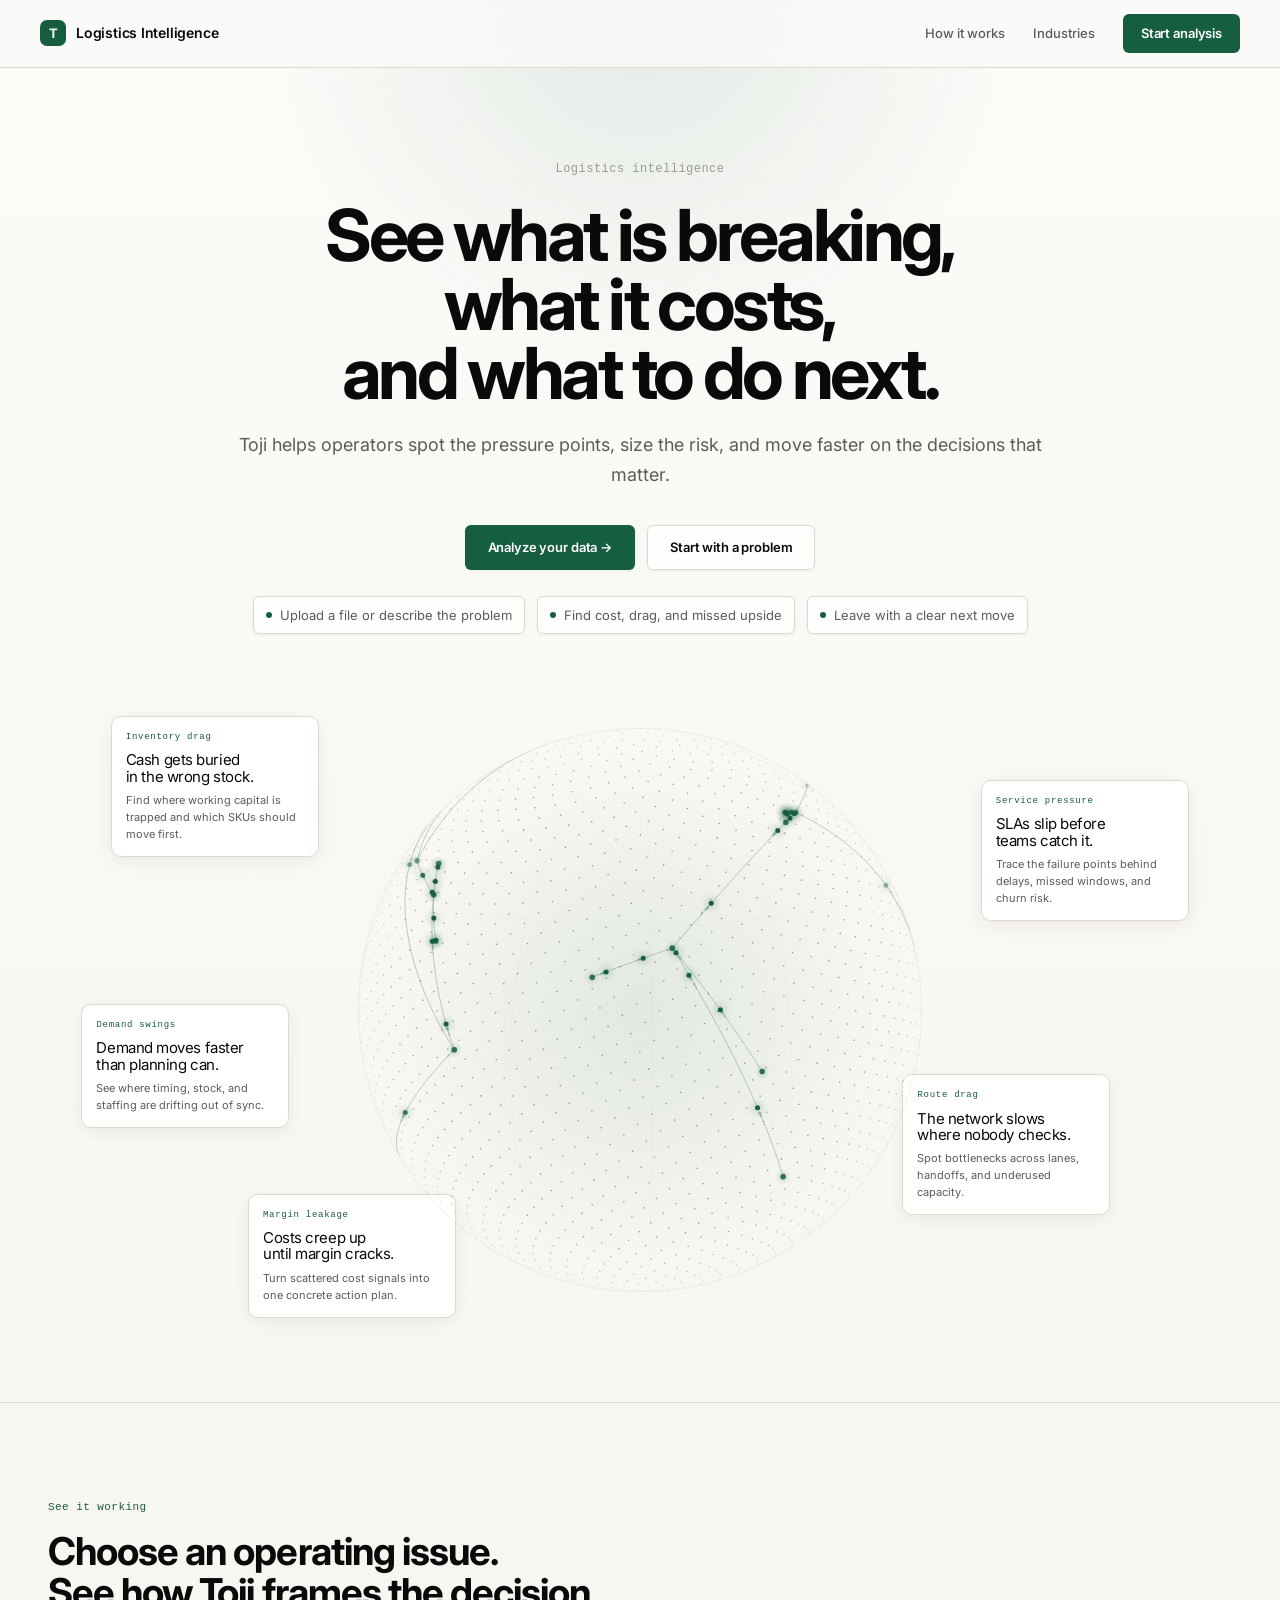
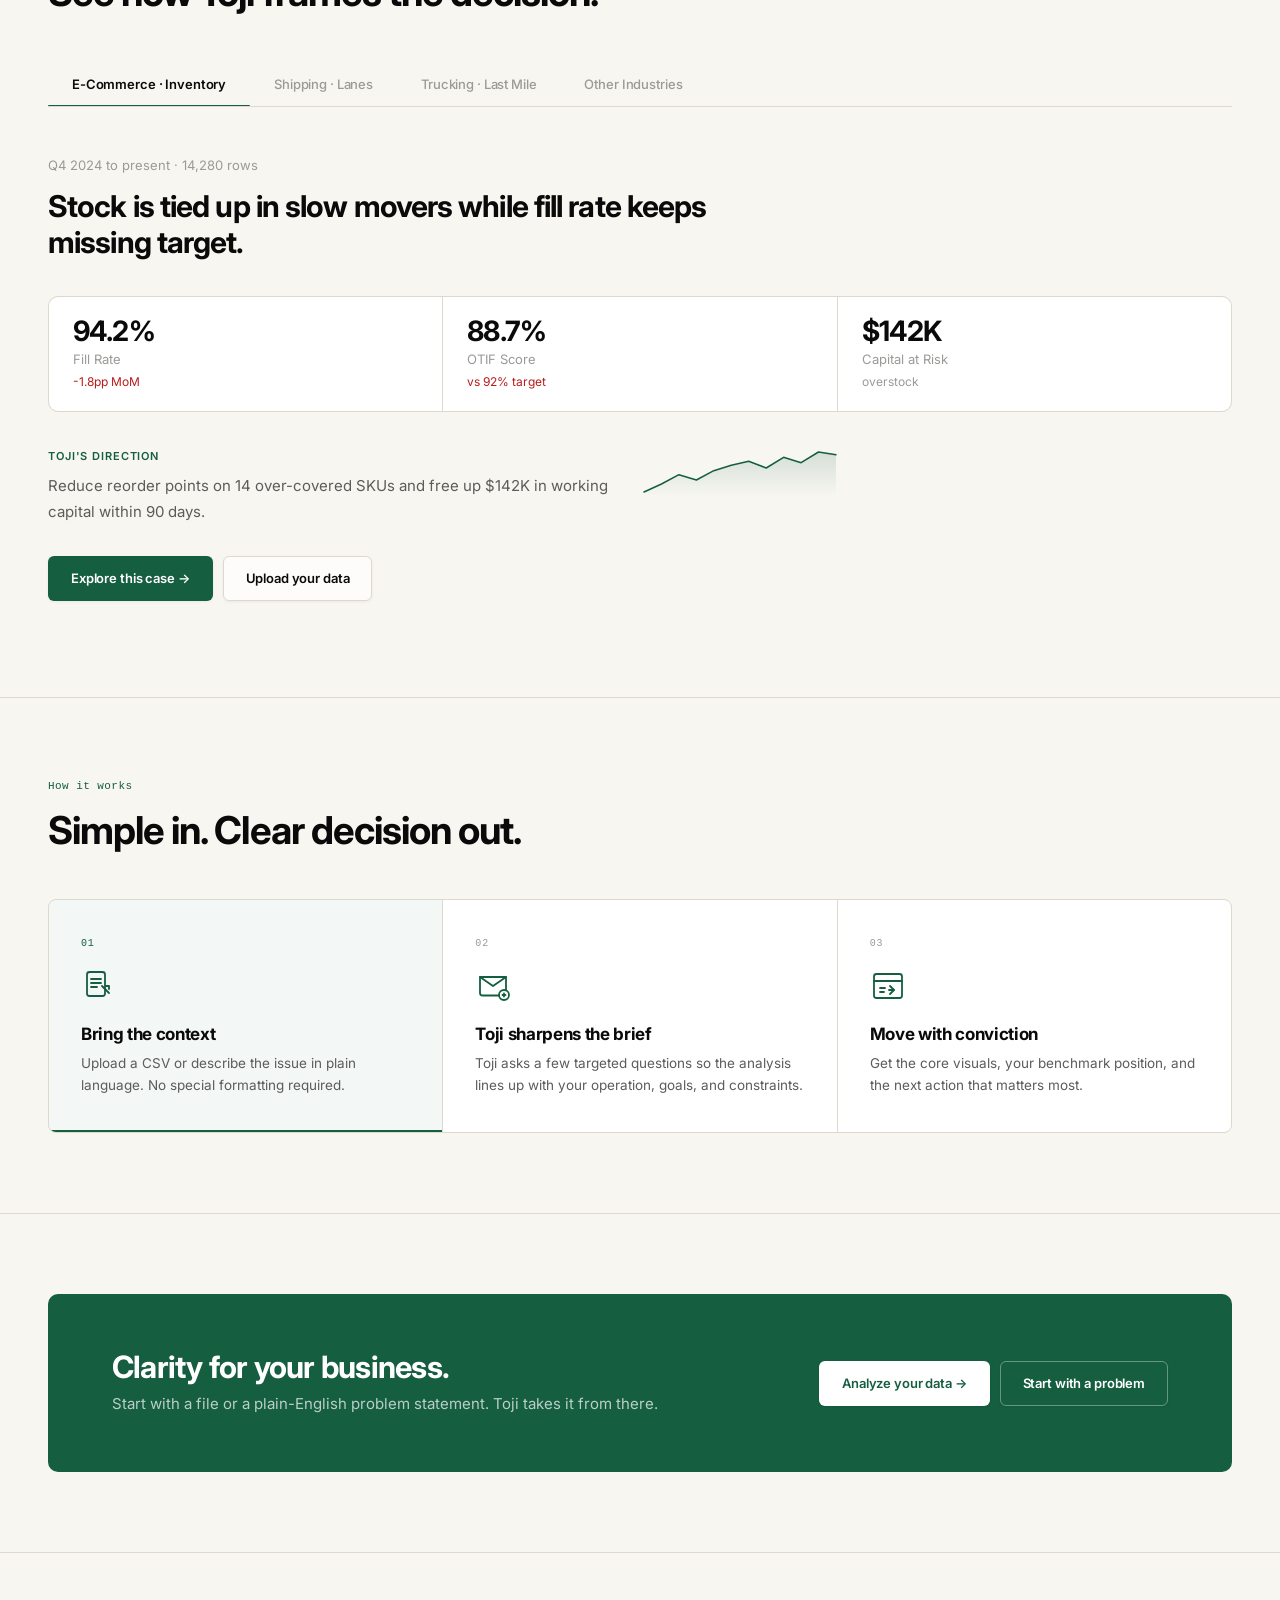
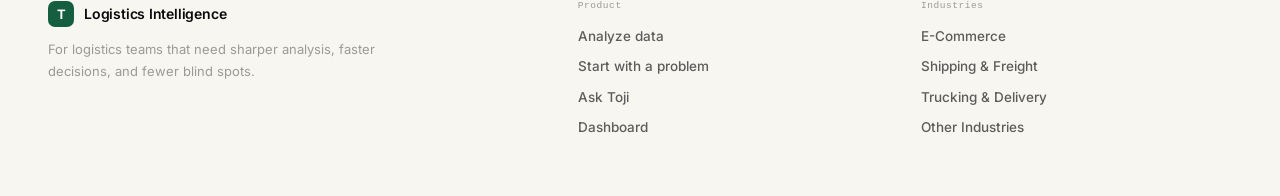
<file: frontend/index.html>
<!DOCTYPE html>
<html lang="en">
<head>
    <meta charset="UTF-8">
    <meta name="viewport" content="width=device-width, initial-scale=1.0">
    <meta name="description" content="Toji turns logistics data and operating problems into clear analysis, benchmarks, and next actions.">
    <link rel="icon" href="data:image/svg+xml,<svg xmlns='http://www.w3.org/2000/svg' viewBox='0 0 32 32'><rect width='32' height='32' rx='6' fill='%23155E40'/><text x='7' y='24' font-size='20' fill='white' font-weight='700'>T</text></svg>">
    <title>Toji | Logistics Intelligence</title>
    <link rel="stylesheet" href="shared.css">
    <style>
        * { font-family: 'Inter', -apple-system, BlinkMacSystemFont, 'Segoe UI', sans-serif; }

        /* ── Hero ────────────────────────────────────────────────── */
        .hero {
            background:
                radial-gradient(circle at top center, rgba(21, 94, 64, 0.10), transparent 24%),
                linear-gradient(180deg, #FBFBF8 0%, var(--bg-primary) 100%);
            min-height: 100vh;
            display: flex;
            flex-direction: column;
            position: relative;
            overflow: hidden;
        }

        /* Nav overlaid, frosted glass on light bg */
        .hero-header-wrap {
            position: absolute;
            top: 0; left: 0; right: 0;
            z-index: 10;
        }

        .hero-header-wrap header {
            background: rgba(250,250,248,0.85);
            backdrop-filter: blur(10px);
            -webkit-backdrop-filter: blur(10px);
            border-bottom: 1px solid var(--border);
        }

        /* ── Hero layout: central statement + stage ─────────────── */
        .hero-inner {
            max-width: 1220px;
            margin: 0 auto;
            padding: 160px 48px 72px;
            width: 100%;
            display: flex;
            flex-direction: column;
            align-items: center;
            flex: 1;
            position: relative;
            z-index: 2;
        }

        .hero-left {
            position: relative;
            text-align: center;
            max-width: 900px;
            margin: 0 auto;
        }

        /* ── Modern Treasury-style typography ───────────────────── */
        .hero-eyebrow {
            font-family: 'Courier New', 'SF Mono', ui-monospace, monospace;
            font-size: 12px;
            font-weight: 400;
            letter-spacing: 0.04em;
            color: var(--text-muted);
            margin-bottom: 22px;
            text-transform: none;
        }

        .hero-title {
            font-size: clamp(44px, 5.6vw, 80px);
            font-weight: 700;
            letter-spacing: -0.05em;
            line-height: 0.96;
            color: var(--text-primary);
            margin-bottom: 22px;
            max-width: 1180px;
        }

        .hero-desc {
            font-size: 18px;
            color: var(--text-secondary);
            line-height: 1.7;
            max-width: 860px;
            margin: 0 auto 34px;
            font-weight: 400;
        }

        .hero-ctas {
            display: flex;
            gap: 12px;
            align-items: center;
            justify-content: center;
            flex-wrap: wrap;
            margin-bottom: 26px;
        }

        .hero-proof {
            display: flex;
            justify-content: center;
            gap: 12px;
            flex-wrap: wrap;
        }

        .hero-proof-item {
            display: inline-flex;
            align-items: center;
            gap: 8px;
            padding: 8px 12px;
            border-radius: var(--radius-sm);
            border: 1px solid var(--border);
            background: rgba(255,255,255,0.72);
            color: var(--text-secondary);
            font-size: 13px;
            box-shadow: var(--shadow-sm);
        }

        .hero-proof-dot {
            width: 6px;
            height: 6px;
            border-radius: 50%;
            background: var(--accent);
        }

        .hero-stage {
            width: 100%;
            max-width: 980px;
            position: relative;
            margin-top: 56px;
            min-height: 480px;
            display: flex;
            align-items: center;
            justify-content: center;
        }

        .hero-stage::before {
            content: '';
            position: absolute;
            inset: 14% 20%;
            border-radius: 50%;
            background: radial-gradient(circle, rgba(21, 94, 64, 0.10), transparent 68%);
            filter: blur(24px);
            pointer-events: none;
        }

        /* ── Globe container (right column) ─────────────────────── */
        .globe-wrap {
            position: relative;
            display: flex;
            align-items: center;
            justify-content: center;
            width: min(62vw, 640px);
            aspect-ratio: 1;
            margin: 0 auto;
        }

        #globeCanvas {
            width: 100%;
            aspect-ratio: 1;
            display: block;
            cursor: grab;
        }

        #globeCanvas:active { cursor: grabbing; }

        .globe-tooltip {
            position: absolute;
            background: var(--bg-card);
            border: 1px solid var(--border);
            border-radius: 6px;
            padding: 6px 11px;
            font-size: 11px;
            color: var(--text-primary);
            pointer-events: none;
            opacity: 0;
            transition: opacity 0.15s;
            white-space: nowrap;
            z-index: 20;
            font-weight: 600;
        }

        .globe-tooltip.visible { opacity: 1; }

        .hero-signal {
            position: absolute;
            min-width: 180px;
            max-width: 208px;
            padding: 13px 14px;
            border-radius: var(--radius-md);
            border: 1px solid var(--border);
            background: rgba(255,255,255,0.92);
            box-shadow: var(--shadow-md);
            animation: hero-card-in 0.75s cubic-bezier(0.22, 1, 0.36, 1) both;
        }

        .hero-signal.k1 { top: 4%; left: -4%; animation-delay: 0.04s; }
        .hero-signal.k2 { top: 14%; right: -6%; animation-delay: 0.12s; }
        .hero-signal.k3 { bottom: 2%; left: 10%; animation-delay: 0.20s; }
        .hero-signal.k4 { bottom: 18%; right: 2%; animation-delay: 0.28s; }
        .hero-signal.k5 { top: 49%; left: -7%; animation-delay: 0.36s; }

        @keyframes hero-card-in {
            from {
                opacity: 0;
                transform: translateY(18px) scale(0.98);
            }
            to {
                opacity: 1;
                transform: translateY(0) scale(1);
            }
        }

        .hero-signal-label {
            font-family: 'Courier New', ui-monospace, monospace;
            font-size: 9px;
            letter-spacing: 0.08em;
            color: var(--accent);
            margin-bottom: 8px;
        }

        .hero-signal-title {
            font-size: 15px;
            line-height: 1.08;
            letter-spacing: -0.03em;
            margin-bottom: 7px;
        }

        .hero-signal-copy {
            font-size: 11px;
            line-height: 1.55;
            color: var(--text-secondary);
        }

        /* ── Demo section ───────────────────────────────────────── */
        .demo-section {
            background: var(--bg-primary);
            border-top: 1px solid var(--border);
            border-bottom: 1px solid var(--border);
            padding: 96px 0;
        }

        .container {
            max-width: 1280px;
            margin: 0 auto;
            padding: 0 48px;
        }

        .section-eyebrow {
            font-family: 'Courier New', 'SF Mono', ui-monospace, monospace;
            font-size: 11px;
            font-weight: 400;
            letter-spacing: 0.04em;
            color: var(--accent);
            margin-bottom: 14px;
        }

        .section-title {
            font-size: clamp(28px, 3vw, 42px);
            font-weight: 700;
            letter-spacing: -0.025em;
            line-height: 1.08;
            color: var(--text-primary);
            margin-bottom: 48px;
        }

        /* ── Demo tabs ─────────────────────────────────────── */
        .demo-tabs {
            display: flex;
            gap: 0;
            border-bottom: 1px solid var(--border);
            margin-bottom: 48px;
            overflow-x: auto;
            scrollbar-width: none;
        }

        .demo-tabs::-webkit-scrollbar { display: none; }

        .demo-tab {
            padding: 14px 24px;
            font-size: 13px;
            font-weight: 500;
            color: var(--text-muted);
            cursor: pointer;
            border: none;
            background: none;
            font-family: inherit;
            position: relative;
            transition: color 0.15s;
            white-space: nowrap;
            letter-spacing: -0.01em;
        }

        .demo-tab:hover { color: var(--text-primary); }

        .demo-tab.active {
            color: var(--text-primary);
            font-weight: 600;
        }

        .demo-tab.active::after {
            content: '';
            position: absolute;
            bottom: -1px;
            left: 0;
            right: 0;
            height: 2px;
            background: var(--accent);
            border-radius: 1px;
        }

        /* ── Demo stage ────────────────────────────────────── */
        .demo-stage {
            transition: opacity 0.2s;
        }

        .demo-stage.switching { opacity: 0; }

        .demo-context {
            font-size: 13px;
            color: var(--text-muted);
            margin-bottom: 12px;
        }

        .demo-problem {
            font-size: clamp(22px, 2.4vw, 30px);
            font-weight: 700;
            letter-spacing: -0.03em;
            line-height: 1.2;
            color: var(--text-primary);
            margin-bottom: 36px;
            max-width: 680px;
        }

        /* KPI strip — hairline grid */
        .demo-kpis {
            display: grid;
            grid-template-columns: repeat(3, 1fr);
            gap: 1px;
            background: var(--border);
            border: 1px solid var(--border);
            border-radius: var(--radius-md);
            overflow: hidden;
            margin-bottom: 36px;
        }

        .demo-kpi {
            padding: 20px 24px;
            background: var(--bg-card);
        }

        .demo-kpi-value {
            font-size: 28px;
            font-weight: 700;
            letter-spacing: -0.03em;
            color: var(--text-primary);
            line-height: 1;
            margin-bottom: 4px;
        }

        .demo-kpi-label {
            font-size: 13px;
            color: var(--text-muted);
            margin-bottom: 2px;
        }

        .demo-kpi-delta {
            font-size: 12px;
            color: var(--text-muted);
        }

        .demo-kpi-delta.neg { color: var(--error); }
        .demo-kpi-delta.pos { color: var(--success); }

        /* Direction + chart */
        .demo-direction {
            display: flex;
            gap: 32px;
            align-items: start;
            margin-bottom: 32px;
        }

        .demo-rec-label {
            font-size: 11px;
            font-weight: 600;
            text-transform: uppercase;
            letter-spacing: 0.08em;
            color: var(--accent);
            margin-bottom: 8px;
        }

        .demo-rec {
            font-size: 15px;
            line-height: 1.7;
            color: var(--text-secondary);
            max-width: 560px;
            margin: 0;
        }

        .demo-chart-wrap {
            flex-shrink: 0;
            width: 200px;
        }

        .demo-chart { display: block; width: 100%; overflow: visible; }

        .chart-line {
            fill: none;
            stroke: var(--accent);
            stroke-width: 1.5;
            stroke-linecap: round;
            stroke-linejoin: round;
            stroke-dasharray: 2000;
            stroke-dashoffset: 2000;
            transition: stroke-dashoffset 0.7s ease;
        }

        .chart-line.drawn { stroke-dashoffset: 0; }

        .chart-fill {
            opacity: 0;
            fill: url(#demoGrad);
            transition: opacity 0.7s ease 0.2s;
        }

        .chart-fill.drawn { opacity: 1; }

        .demo-actions {
            display: flex;
            gap: 10px;
        }

        /* ── How it works ───────────────────────────────────────── */
        .workflow {
            padding: 80px 0;
            background: var(--bg-primary);
            border-bottom: 1px solid var(--border);
        }

        .steps {
            display: grid;
            grid-template-columns: repeat(3, 1fr);
            gap: 1px;
            background: var(--border);
            border: 1px solid var(--border);
            border-radius: 8px;
            overflow: hidden;
        }

        .step {
            padding: 36px 32px;
            background: var(--bg-card);
            cursor: pointer;
            transition: background 0.12s;
            position: relative;
        }

        .step:hover { background: color-mix(in srgb, var(--accent) 3%, var(--bg-card)); }
        .step.active { background: color-mix(in srgb, var(--accent) 5%, var(--bg-card)); }

        .step-num {
            font-family: 'Courier New', ui-monospace, monospace;
            font-size: 10px;
            font-weight: 400;
            letter-spacing: 0.08em;
            color: var(--text-muted);
            margin-bottom: 16px;
        }

        .step.active .step-num { color: var(--accent); }

        .step-icon { margin-bottom: 14px; }
        .step-icon svg { width: 36px; height: 36px; }

        .step h3 {
            font-size: 17px;
            font-weight: 700;
            letter-spacing: -0.02em;
            color: var(--text-primary);
            margin-bottom: 8px;
        }

        .step p {
            font-size: 13.5px;
            color: var(--text-secondary);
            line-height: 1.65;
        }

        .step-bar {
            position: absolute;
            bottom: 0; left: 0;
            width: 0; height: 2px;
            background: var(--accent);
        }

        .step.active .step-bar { width: 100%; transition: width 4s linear; }

        /* ── CTA ─────────────────────────────────────────────────── */
        .cta-band { padding: 80px 0; background: var(--bg-primary); }

        .cta-inner {
            background: var(--accent);
            border-radius: var(--radius-md);
            padding: 56px 64px;
            display: flex;
            justify-content: space-between;
            align-items: center;
            gap: 40px;
            flex-wrap: wrap;
        }

        .cta-inner h2 {
            font-size: clamp(22px, 2.4vw, 32px);
            font-weight: 700;
            letter-spacing: -0.025em;
            color: #fff;
            margin-bottom: 8px;
        }

        .cta-inner p { font-size: 15px; color: rgba(255,255,255,0.7); line-height: 1.6; }
        .cta-btns { display: flex; gap: 10px; flex-shrink: 0; }

        .cta-band .btn-primary { background: #fff; color: var(--accent); border-color: transparent; }
        .cta-band .btn-secondary { background: transparent; color: #fff; border-color: rgba(255,255,255,0.35); }
        .cta-band .btn-secondary:hover { border-color: rgba(255,255,255,0.7); }

        /* ── Footer ──────────────────────────────────────────────── */
        .site-footer {
            border-top: 1px solid var(--border);
            padding: 48px 0;
            background: var(--bg-primary);
        }

        .footer-inner {
            max-width: 1280px;
            margin: 0 auto;
            padding: 0 48px;
            display: grid;
            grid-template-columns: 1.6fr 1fr 1fr;
            gap: 32px;
            align-items: start;
        }

        .footer-brand .logo { margin-bottom: 12px; }

        .footer-tagline {
            font-size: 13px;
            color: var(--text-muted);
            line-height: 1.65;
            max-width: 340px;
        }

        .footer-col h5 {
            font-family: 'Courier New', ui-monospace, monospace;
            font-size: 9.5px;
            font-weight: 400;
            letter-spacing: 0.06em;
            color: var(--text-muted);
            margin-bottom: 14px;
        }

        .footer-col a {
            display: block;
            text-decoration: none;
            color: var(--text-secondary);
            margin-bottom: 9px;
            font-size: 13.5px;
            font-weight: 500;
            transition: color 0.15s;
        }

        .footer-col a:hover { color: var(--text-primary); }

        /* ── Responsive ──────────────────────────────────────────── */
        @media (max-width: 1100px) {
            .hero-inner { padding: 140px 40px 60px; gap: 32px; }
            .hero-stage { min-height: 420px; }
            .hero-signal.k1 { top: 0; left: 1%; }
            .hero-signal.k2 { top: 8%; right: 1%; }
            .hero-signal.k3 { bottom: 0; left: 12%; }
            .hero-signal.k4 { bottom: 14%; right: 6%; }
            .hero-signal.k5 { top: 40%; left: 0; }
            .demo-kpis { grid-template-columns: 1fr; }
            .demo-direction { flex-direction: column; }
            .demo-chart-wrap { width: 100%; }
            .steps { grid-template-columns: 1fr; }
            .footer-inner { grid-template-columns: 1fr 1fr; }
        }

        @media (max-width: 740px) {
            .hero-inner { padding: 120px 24px 48px; }
            .hero-title { font-size: 48px; }
            .hero-desc { font-size: 16px; }
            .hero-stage { min-height: 320px; margin-top: 40px; }
            .hero-signal { display: none; }
            .container { padding: 0 24px; }
            .demo-problem { font-size: 22px; }
            .demo-actions { flex-direction: column; }
            .demo-actions .btn-primary,
            .demo-actions .btn-secondary { width: 100%; justify-content: center; min-height: 44px; }
            .cta-inner { padding: 40px 28px; }
            .footer-inner { grid-template-columns: 1fr; padding: 0 24px; }
        }

        @media (max-width: 480px) {
            .hero-inner { padding: 100px 18px 40px; gap: 32px; }
            .hero-title { font-size: 38px; letter-spacing: -0.04em; }
            .hero-desc { font-size: 15px; margin-bottom: 28px; }
            .hero-ctas { flex-direction: column; align-items: stretch; }
            .hero-ctas .btn-primary,
            .hero-ctas .btn-secondary { width: 100%; justify-content: center; min-height: 48px; }
            .hero-proof { gap: 8px; }
            .hero-stage { min-height: 240px; margin-top: 28px; }
            .container { padding: 0 18px; }
            .demo-section { padding: 64px 0; }
            .section-title { margin-bottom: 28px; }
            .section-lead { font-size: 14px; margin-bottom: 28px; }
            .demo-tab { padding: 12px 16px; font-size: 12px; }
            .demo-kpi-value { font-size: 22px; }
            .demo-kpi { padding: 16px; }
            .cta-inner { padding: 32px 20px; flex-direction: column; }
            .cta-btns { width: 100%; flex-direction: column; }
            .cta-btns .btn-primary,
            .cta-btns .btn-secondary { width: 100%; justify-content: center; min-height: 44px; }
            .workflow { padding: 56px 0; }
            .step { padding: 24px 20px; }
            .cta-band { padding: 48px 0; }
            .site-footer { padding: 36px 0; }
        }
    </style>
</head>
<body>
    <!-- ── Hero ──────────────────────────────────────────────── -->
    <div class="hero">
        <div class="hero-header-wrap">
            <header>
                <div class="header-content">
                    <a href="/" class="logo">
                        <div class="logo-icon">T</div>
                        Logistics Intelligence
                    </a>
                    <nav>
                        <a href="#how">How it works</a>
                        <a href="#features">Industries</a>
                        <a href="upload.html" class="nav-btn">Start analysis</a>
                    </nav>
                </div>
            </header>
        </div>

        <div class="hero-inner">
            <div class="hero-left">
                <div class="hero-eyebrow">Logistics intelligence</div>
                <h1 class="hero-title">See what is breaking,<br>what it costs,<br>and what to do next.</h1>
                <p class="hero-desc">Toji helps operators spot the pressure points, size the risk, and move faster on the decisions that matter.</p>
                <div class="hero-ctas">
                    <a href="upload.html" class="btn-primary">Analyze your data &rarr;</a>
                    <a href="synthesis.html" class="btn-secondary">Start with a problem</a>
                </div>
                <div class="hero-proof">
                    <div class="hero-proof-item"><span class="hero-proof-dot"></span>Upload a file or describe the problem</div>
                    <div class="hero-proof-item"><span class="hero-proof-dot"></span>Find cost, drag, and missed upside</div>
                    <div class="hero-proof-item"><span class="hero-proof-dot"></span>Leave with a clear next move</div>
                </div>
            </div>

            <div class="hero-stage">
                <div class="hero-signal k1">
                    <div class="hero-signal-label">Inventory drag</div>
                    <div class="hero-signal-title">Cash gets buried<br>in the wrong stock.</div>
                    <div class="hero-signal-copy">Find where working capital is trapped and which SKUs should move first.</div>
                </div>
                <div class="hero-signal k2">
                    <div class="hero-signal-label">Service pressure</div>
                    <div class="hero-signal-title">SLAs slip before<br>teams catch it.</div>
                    <div class="hero-signal-copy">Trace the failure points behind delays, missed windows, and churn risk.</div>
                </div>
                <div class="hero-signal k3">
                    <div class="hero-signal-label">Margin leakage</div>
                    <div class="hero-signal-title">Costs creep up<br>until margin cracks.</div>
                    <div class="hero-signal-copy">Turn scattered cost signals into one concrete action plan.</div>
                </div>
                <div class="hero-signal k4">
                    <div class="hero-signal-label">Route drag</div>
                    <div class="hero-signal-title">The network slows<br>where nobody checks.</div>
                    <div class="hero-signal-copy">Spot bottlenecks across lanes, handoffs, and underused capacity.</div>
                </div>
                <div class="hero-signal k5">
                    <div class="hero-signal-label">Demand swings</div>
                    <div class="hero-signal-title">Demand moves faster<br>than planning can.</div>
                    <div class="hero-signal-copy">See where timing, stock, and staffing are drifting out of sync.</div>
                </div>
                <div class="globe-wrap">
                    <canvas id="globeCanvas"></canvas>
                    <div class="globe-tooltip" id="globeTooltip"></div>
                </div>
            </div>
        </div>
    </div>

    <main>
        <!-- ── Demo + Scenario explorer ───────────────────────── -->
        <section class="demo-section" id="features">
            <div class="container">
                <p class="section-eyebrow">See it working</p>
                <h2 class="section-title">Choose an operating issue.<br>See how Toji frames the decision.</h2>

                <div class="demo-tabs" id="demoTabs">
                    <button class="demo-tab active" data-key="ecommerce" onclick="selectScenario('ecommerce', this)">E-Commerce &middot; Inventory</button>
                    <button class="demo-tab" data-key="freight" onclick="selectScenario('freight', this)">Shipping &middot; Lanes</button>
                    <button class="demo-tab" data-key="trucking" onclick="selectScenario('trucking', this)">Trucking &middot; Last Mile</button>
                    <button class="demo-tab" data-key="other" onclick="selectScenario('other', this)">Other Industries</button>
                </div>

                <div class="demo-stage" id="demoStage">
                    <div class="demo-context" id="demoContext">Q4 2024 to present &middot; 14,280 rows</div>
                    <h3 class="demo-problem" id="demoProblem">Stock is tied up in slow movers while fill rate keeps missing target.</h3>

                    <div class="demo-kpis" id="demoKpis"></div>

                    <div class="demo-direction">
                        <div>
                            <div class="demo-rec-label">Toji's direction</div>
                            <p class="demo-rec" id="demoRec">Reduce reorder points on 14 over-covered SKUs and free up $142K in working capital within 90 days.</p>
                        </div>
                        <div class="demo-chart-wrap">
                            <svg class="demo-chart" viewBox="0 0 200 48" height="48">
                                <defs>
                                    <linearGradient id="demoGrad" x1="0" y1="0" x2="0" y2="1">
                                        <stop offset="0%" stop-color="#155E40" stop-opacity="0.15"/>
                                        <stop offset="100%" stop-color="#155E40" stop-opacity="0"/>
                                    </linearGradient>
                                </defs>
                                <path class="chart-fill" id="chartFill" d=""></path>
                                <path class="chart-line" id="chartLine" d=""></path>
                            </svg>
                        </div>
                    </div>

                    <div class="demo-actions">
                        <a href="synthesis.html?industry=ecommerce" id="demoCta" class="btn-primary">Explore this case &rarr;</a>
                        <a href="upload.html" class="btn-secondary">Upload your data</a>
                    </div>
                </div>
            </div>
        </section>

        <!-- ── How it works ───────────────────────────────────────── -->
        <section class="workflow" id="how">
            <div class="container">
                <p class="section-eyebrow">How it works</p>
                <h2 class="section-title">Simple in. Clear decision out.</h2>
                <div class="steps" id="workflowSteps">
                    <div class="step active" onclick="activateStep(0)">
                        <div class="step-num">01</div>
                        <div class="step-icon">
                            <svg viewBox="0 0 36 36" fill="none" stroke="currentColor" stroke-width="1.8" stroke-linecap="round" stroke-linejoin="round" color="var(--accent)">
                                <rect x="6" y="4" width="18" height="24" rx="2.5"/>
                                <path d="M10 11h10M10 15h10M10 19h6"/>
                                <path d="M21 18l7 7M25 18h3v3" stroke="var(--accent)"/>
                            </svg>
                        </div>
                        <h3>Bring the context</h3>
                        <p>Upload a CSV or describe the issue in plain language. No special formatting required.</p>
                        <div class="step-bar"></div>
                    </div>
                    <div class="step" onclick="activateStep(1)">
                        <div class="step-num">02</div>
                        <div class="step-icon">
                            <svg viewBox="0 0 36 36" fill="none" stroke="currentColor" stroke-width="1.8" stroke-linecap="round" stroke-linejoin="round" color="var(--accent)">
                                <path d="M5 9h26v16a2.5 2.5 0 0 1-2.5 2.5H7.5A2.5 2.5 0 0 1 5 25V9z"/>
                                <path d="M5 9l13 9 13-9"/>
                                <circle cx="29" cy="27" r="5" fill="var(--bg-card)" stroke="var(--accent)"/>
                                <path d="M27.5 27h3M29 25.5v3" stroke="var(--accent)"/>
                            </svg>
                        </div>
                        <h3>Toji sharpens the brief</h3>
                        <p>Toji asks a few targeted questions so the analysis lines up with your operation, goals, and constraints.</p>
                        <div class="step-bar"></div>
                    </div>
                    <div class="step" onclick="activateStep(2)">
                        <div class="step-num">03</div>
                        <div class="step-icon">
                            <svg viewBox="0 0 36 36" fill="none" stroke="currentColor" stroke-width="1.8" stroke-linecap="round" stroke-linejoin="round" color="var(--accent)">
                                <rect x="4" y="6" width="28" height="24" rx="2.5"/>
                                <path d="M4 13h28"/>
                                <path d="M10 20h5M10 24h4" stroke="var(--accent)"/>
                                <path d="M20 18l4 4-4 4" stroke="var(--accent)"/>
                                <path d="M24 22h-5"/>
                            </svg>
                        </div>
                        <h3>Move with conviction</h3>
                        <p>Get the core visuals, your benchmark position, and the next action that matters most.</p>
                        <div class="step-bar"></div>
                    </div>
                </div>
            </div>
        </section>

        <!-- ── CTA ─────────────────────────────────────────────── -->
        <section class="cta-band">
            <div class="container">
                <div class="cta-inner">
                    <div>
                        <h2>Clarity for your business.</h2>
                        <p>Start with a file or a plain-English problem statement. Toji takes it from there.</p>
                    </div>
                    <div class="cta-btns">
                        <a href="upload.html" class="btn-primary">Analyze your data &rarr;</a>
                        <a href="synthesis.html" class="btn-secondary">Start with a problem</a>
                    </div>
                </div>
            </div>
        </section>

        <!-- ── Footer ──────────────────────────────────────────── -->
        <footer class="site-footer">
            <div class="footer-inner">
                <div class="footer-brand">
                    <a href="/" class="logo">
                        <div class="logo-icon">T</div>
                        Logistics Intelligence
                    </a>
                    <p class="footer-tagline">For logistics teams that need sharper analysis, faster decisions, and fewer blind spots.</p>
                </div>
                <div class="footer-col">
                    <h5>Product</h5>
                    <a href="upload.html">Analyze data</a>
                    <a href="synthesis.html">Start with a problem</a>
                    <a href="chat.html" target="_blank">Ask Toji</a>
                    <a href="dashboard.html">Dashboard</a>
                </div>
                <div class="footer-col">
                    <h5>Industries</h5>
                    <a href="synthesis.html?industry=ecommerce">E-Commerce</a>
                    <a href="synthesis.html?industry=shipping_freight">Shipping &amp; Freight</a>
                    <a href="synthesis.html?industry=trucking_delivery">Trucking &amp; Delivery</a>
                    <a href="synthesis.html">Other Industries</a>
                </div>
            </div>
        </footer>
    </main>

    <script src="shared.js"></script>
    <script>
    // ════════════════════════════════════════════════════════════
    // GLOBE — botronics-style particle sphere, right-column layout
    // Light bg · dark particles · green routes · drag + momentum
    // ════════════════════════════════════════════════════════════
    (function () {
        const canvas  = document.getElementById('globeCanvas');
        if (!canvas) return;
        const ctx     = canvas.getContext('2d');
        const tooltip = document.getElementById('globeTooltip');

        const HUBS = [
            { name: 'New York',      lat: 40.71,  lon: -74.01  },
            { name: 'London',        lat: 51.51,  lon: -0.13   },
            { name: 'Singapore',     lat: 1.35,   lon: 103.82  },
            { name: 'Shanghai',      lat: 31.23,  lon: 121.47  },
            { name: 'Tokyo',         lat: 35.68,  lon: 139.65  },
            { name: 'Dubai',         lat: 25.20,  lon: 55.27   },
            { name: 'Amsterdam',     lat: 52.37,  lon: 4.90    },
            { name: 'Sydney',        lat: -33.87, lon: 151.21  },
            { name: 'Sao Paulo',     lat: -23.55, lon: -46.63  },
            { name: 'San Francisco', lat: 37.77,  lon: -122.42 },
            { name: 'Mumbai',        lat: 19.08,  lon: 72.88   },
            { name: 'Hong Kong',     lat: 22.32,  lon: 114.17  },
            { name: 'Los Angeles',   lat: 34.05,  lon: -118.24 },
            { name: 'Frankfurt',     lat: 50.11,  lon: 8.68    },
            { name: 'Rotterdam',     lat: 51.92,  lon: 4.48    },
            { name: 'Chicago',       lat: 41.88,  lon: -87.63  },
            { name: 'Seoul',         lat: 37.57,  lon: 126.98  },
            { name: 'Nairobi',       lat: -1.29,  lon: 36.82   },
            { name: 'Johannesburg',  lat: -26.20, lon: 28.04   },
            { name: 'Miami',         lat: 25.77,  lon: -80.19  },
        ];

        const ROUTE_PAIRS = [
            [0,1],[1,6],[14,6],[2,3],[3,4],[4,9],
            [5,1],[10,5],[7,2],[9,12],[9,0],[8,1],
            [11,3],[13,1],[15,0],[16,3],[17,5],[18,5],
            [0,19],[12,2],[4,0],
        ];

        let rotY = 0.4, isDragging = false, lastMouseX = 0;
        let velocityY = 0, lastDragDeltaX = 0, hoverHubIdx = -1, raf;
        const rotX = 0.22;
        const lastMouse = { x: -999, y: -999 };
        const PARTICLES = [], ROUTES = [];

        function latLon3D(lat, lon) {
            const phi = (90-lat)*Math.PI/180, theta = lon*Math.PI/180;
            return { x: Math.sin(phi)*Math.cos(theta), y: Math.cos(phi), z: Math.sin(phi)*Math.sin(theta) };
        }

        function slerp3D(a, b, t) {
            const dot = Math.max(-1, Math.min(1, a.x*b.x+a.y*b.y+a.z*b.z));
            const omega = Math.acos(dot);
            if (omega < 0.0001) return { x: a.x+t*(b.x-a.x), y: a.y+t*(b.y-a.y), z: a.z+t*(b.z-a.z) };
            const sinO = Math.sin(omega);
            const s1 = Math.sin((1-t)*omega)/sinO, s2 = Math.sin(t*omega)/sinO;
            return { x: s1*a.x+s2*b.x, y: s1*a.y+s2*b.y, z: s1*a.z+s2*b.z };
        }

        function project3D(p, R, cx, cy) {
            const cosY=Math.cos(rotY), sinY=Math.sin(rotY);
            const x1=p.x*cosY-p.z*sinY, z1=p.x*sinY+p.z*cosY;
            const cosX=Math.cos(rotX), sinX=Math.sin(rotX);
            const y2=p.y*cosX-z1*sinX, z2=p.y*sinX+z1*cosX;
            return { sx: cx+x1*R, sy: cy-y2*R, depth: z2 };
        }

        function buildParticles(N) {
            const golden = Math.PI*(3-Math.sqrt(5));
            for (let i = 0; i < N; i++) {
                const y = 1-(i/(N-1))*2, r = Math.sqrt(1-y*y), theta = golden*i;
                PARTICLES.push({ x: r*Math.cos(theta), y, z: r*Math.sin(theta) });
            }
        }

        function buildRoutes() {
            ROUTE_PAIRS.forEach(([ai,bi],ri) => {
                const a = latLon3D(HUBS[ai].lat, HUBS[ai].lon);
                const b = latLon3D(HUBS[bi].lat, HUBS[bi].lon);
                const pts = [];
                for (let i = 0; i <= 80; i++) pts.push(slerp3D(a, b, i/80));
                ROUTES.push({ pts, fromIdx:ai, toIdx:bi,
                    packets: [
                        { t:(ri*0.37)%1,          speed:0.0009+(ri%5)*0.0002 },
                        { t:((ri*0.37)+0.55)%1,   speed:0.0007+(ri%3)*0.0003 },
                    ]
                });
            });
        }

        function draw() {
            const dpr = Math.min(window.devicePixelRatio||1, 2);
            const W = canvas.offsetWidth, H = canvas.offsetHeight;
            if (!W||!H) { raf=requestAnimationFrame(draw); return; }

            if (canvas.width !== W*dpr || canvas.height !== H*dpr) {
                canvas.width = W*dpr; canvas.height = H*dpr;
                ctx.scale(dpr, dpr);
            }

            const cx=W/2, cy=H/2, R=Math.min(W,H)*0.44;
            ctx.clearRect(0,0,W,H);

            // Rotate
            if (!isDragging) {
                if (Math.abs(velocityY)>0.0002) { rotY+=velocityY; velocityY*=0.92; }
                else { velocityY=0; rotY+=0.0022; }
            }

            // Particles (full sphere — botronics style, dark dots on light bg)
            PARTICLES.forEach(p => {
                const pr = project3D(p, R, cx, cy);
                const a = pr.depth>0
                    ? Math.min(1, pr.depth*1.7)*0.38
                    : Math.max(0, 1+pr.depth*7)*0.05;
                if (a<0.004) return;
                ctx.beginPath();
                ctx.arc(pr.sx, pr.sy, 0.8, 0, Math.PI*2);
                ctx.fillStyle = `rgba(10,10,10,${a.toFixed(3)})`;
                ctx.fill();
            });

            // Clip to sphere for grid + routes
            ctx.save();
            ctx.beginPath();
            ctx.arc(cx, cy, R-0.5, 0, Math.PI*2);
            ctx.clip();

            // Grid (very subtle)
            drawGrid(ctx, R, cx, cy);

            // Routes + packets
            ROUTES.forEach(route => drawRoute(ctx, route, R, cx, cy));
            ctx.restore();

            // Hub dots
            hoverHubIdx = -1;
            const mx=lastMouse.x, my=lastMouse.y;
            HUBS.forEach((hub, idx) => {
                const pr = project3D(latLon3D(hub.lat,hub.lon), R, cx, cy);
                if (pr.depth<0.1) return;
                const alpha = Math.min(1, pr.depth*2);

                const gr = ctx.createRadialGradient(pr.sx,pr.sy,0,pr.sx,pr.sy,8);
                gr.addColorStop(0, `rgba(21,94,64,${alpha*0.18})`);
                gr.addColorStop(1, 'rgba(21,94,64,0)');
                ctx.beginPath(); ctx.arc(pr.sx,pr.sy,8,0,Math.PI*2);
                ctx.fillStyle=gr; ctx.fill();

                const dist = Math.hypot(mx-pr.sx, my-pr.sy);
                const isHover = dist<14;
                if (isHover) hoverHubIdx = idx;

                ctx.beginPath();
                ctx.arc(pr.sx, pr.sy, isHover?4.5:2.8, 0, Math.PI*2);
                ctx.fillStyle = `rgba(21,94,64,${alpha*(isHover?1:0.85)})`;
                ctx.shadowBlur = isHover?8:0;
                ctx.shadowColor = '#155E40';
                ctx.fill();
                ctx.shadowBlur = 0;
            });

            // Sphere border (very faint)
            ctx.beginPath(); ctx.arc(cx,cy,R,0,Math.PI*2);
            ctx.strokeStyle='rgba(0,0,0,0.05)'; ctx.lineWidth=1; ctx.stroke();

            updateTooltip(cx, cy, R);
            raf = requestAnimationFrame(draw);
        }

        function drawGrid(ctx, R, cx, cy) {
            ctx.strokeStyle='rgba(0,0,0,0.04)'; ctx.lineWidth=0.6;
            [-60,-30,0,30,60].forEach(lat => {
                ctx.beginPath(); let up=true;
                for (let lon=-180; lon<=180; lon+=4) {
                    const p=project3D(latLon3D(lat,lon),R,cx,cy);
                    if(p.depth>0){up?ctx.moveTo(p.sx,p.sy):ctx.lineTo(p.sx,p.sy);up=false;}else up=true;
                }
                ctx.stroke();
            });
            for (let lon=-150; lon<=180; lon+=30) {
                ctx.beginPath(); let up=true;
                for (let lat=-80; lat<=80; lat+=4) {
                    const p=project3D(latLon3D(lat,lon),R,cx,cy);
                    if(p.depth>0){up?ctx.moveTo(p.sx,p.sy):ctx.lineTo(p.sx,p.sy);up=false;}else up=true;
                }
                ctx.stroke();
            }
        }

        function drawRoute(ctx, route, R, cx, cy) {
            const { pts, packets } = route;
            ctx.beginPath(); let penUp=true;
            pts.forEach(p => {
                const pr=project3D(p,R,cx,cy);
                if(pr.depth>0){penUp?ctx.moveTo(pr.sx,pr.sy):ctx.lineTo(pr.sx,pr.sy);penUp=false;}
                else{if(!penUp){ctx.stroke();ctx.beginPath();}penUp=true;}
            });
            ctx.strokeStyle='rgba(21,94,64,0.28)'; ctx.lineWidth=1; ctx.stroke();

            packets.forEach(pkt => {
                pkt.t=(pkt.t+pkt.speed)%1;
                const TRAIL=6;
                for(let tr=TRAIL;tr>=0;tr--){
                    const tt=(pkt.t-tr*0.018+1)%1;
                    const idx=Math.min(Math.floor(tt*pts.length),pts.length-1);
                    const pr=project3D(pts[idx],R,cx,cy);
                    if(pr.depth<0.07) continue;
                    const da=Math.min(1,pr.depth*2);
                    if(tr===0){
                        ctx.beginPath(); ctx.arc(pr.sx,pr.sy,2.5,0,Math.PI*2);
                        ctx.shadowBlur=8; ctx.shadowColor='#155E40';
                        ctx.fillStyle=`rgba(21,94,64,${da})`; ctx.fill(); ctx.shadowBlur=0;
                    } else {
                        ctx.beginPath(); ctx.arc(pr.sx,pr.sy,Math.max(0.5,1.8-tr*0.2),0,Math.PI*2);
                        ctx.fillStyle=`rgba(21,94,64,${da*(1-tr/TRAIL)*0.38})`; ctx.fill();
                    }
                }
            });
        }

        function updateTooltip(cx, cy, R) {
            if (hoverHubIdx>=0) {
                const hub = HUBS[hoverHubIdx];
                const pr  = project3D(latLon3D(hub.lat,hub.lon), R, cx, cy);
                const canvasRect = canvas.getBoundingClientRect();
                const wrapRect   = canvas.parentElement.getBoundingClientRect();
                tooltip.textContent = hub.name;
                tooltip.style.left  = (canvasRect.left-wrapRect.left + pr.sx + 10)+'px';
                tooltip.style.top   = (canvasRect.top-wrapRect.top  + pr.sy - 14)+'px';
                tooltip.classList.add('visible');
            } else {
                tooltip.classList.remove('visible');
            }
        }

        canvas.addEventListener('mousedown', e => {
            isDragging=true; lastMouseX=e.clientX; velocityY=0;
            canvas.style.cursor='grabbing';
        });

        window.addEventListener('mousemove', e => {
            const rect = canvas.getBoundingClientRect();
            lastMouse.x = e.clientX-rect.left;
            lastMouse.y = e.clientY-rect.top;
            if(isDragging){
                const dx=e.clientX-lastMouseX;
                lastDragDeltaX=dx; rotY+=dx*0.008; lastMouseX=e.clientX;
            }
        });

        window.addEventListener('mouseup', () => {
            if(isDragging){velocityY=lastDragDeltaX*0.006;lastDragDeltaX=0;}
            isDragging=false; canvas.style.cursor='grab';
        });

        let lastTouchX=0;
        canvas.addEventListener('touchstart', e=>{isDragging=true;lastTouchX=e.touches[0].clientX;velocityY=0;},{passive:true});
        canvas.addEventListener('touchmove', e=>{
            if(!isDragging)return;
            const dx=e.touches[0].clientX-lastTouchX;
            rotY+=dx*0.008;lastDragDeltaX=dx;lastTouchX=e.touches[0].clientX;
        },{passive:true});
        canvas.addEventListener('touchend', ()=>{velocityY=lastDragDeltaX*0.004;isDragging=false;});

        buildParticles(2800);
        buildRoutes();
        raf = requestAnimationFrame(draw);
    })();

    // ════════════════════════════════════════════════════════════
    // DEMO PANEL
    // ════════════════════════════════════════════════════════════
    const DEMOS = {
        ecommerce: {
            label: 'E-Commerce / Inventory',
            period: 'Q4 2024 to present', records: '14,280 rows',
            problem: 'Stock is tied up in slow movers while fill rate keeps missing target.',
            kpis: [
                { val:'94.2%', key:'Fill Rate',       delta:'-1.8pp MoM',    cls:'neg' },
                { val:'88.7%', key:'OTIF Score',      delta:'vs 92% target', cls:'neg' },
                { val:'$142K', key:'Capital at Risk',  delta:'overstock',     cls:''    },
            ],
            rec: 'Reduce reorder points on 14 over-covered SKUs and free up $142K in working capital within 90 days.',
            cta: 'synthesis.html?industry=ecommerce',
            points: [50,56,63,59,66,70,73,68,76,72,80,78],
        },
        freight: {
            label: 'Shipping / Lane Performance',
            period: 'Jan 2025 to present', records: '9,840 rows',
            problem: 'Core lanes are slipping out of SLA and threatening high-value revenue.',
            kpis: [
                { val:'3.2d',  key:'Avg Delay',       delta:'+0.4d vs prior',  cls:'neg' },
                { val:'78%',   key:'On-Time Rate',     delta:'target: 85%',     cls:'neg' },
                { val:'$2.1M', key:'Revenue at Risk',  delta:'impacted lanes',  cls:''    },
            ],
            rec: 'Reroute six high-delay lanes through Rotterdam and recover 11 points of on-time performance within 45 days.',
            cta: 'synthesis.html?industry=shipping_freight',
            points: [88,84,80,76,73,70,68,72,70,67,71,76],
        },
        trucking: {
            label: 'Trucking / Last Mile',
            period: 'Feb 2025 to present', records: '22,100 rows',
            problem: 'Peak-hour delivery misses are climbing while driver capacity is misallocated.',
            kpis: [
                { val:'91%',  key:'On-Time Rate',  delta:'+2pp QoQ',   cls:'pos' },
                { val:'1.4h', key:'Avg Idle Time', delta:'per route',  cls:'neg' },
                { val:'18%',  key:'SLA Miss Rate', delta:'peak hours', cls:'neg' },
            ],
            rec: 'Reassign eight peak-hour routes to underused drivers and cut idle time by 40% in 30 days.',
            cta: 'synthesis.html?industry=trucking_delivery',
            points: [60,65,70,68,73,76,74,78,81,84,87,90],
        },
        other: {
            label: 'Custom Industry',
            period: 'Last 12 months', records: 'Your dataset',
            problem: 'Decision latency and weak visibility are creating avoidable operational loss.',
            kpis: [
                { val:'62%',   key:'Visibility Score',  delta:'below benchmark', cls:'neg' },
                { val:'4.1d',  key:'Avg Response Time', delta:'+1.2d YoY',       cls:'neg' },
                { val:'$890K', key:'Avoidable Losses',   delta:'estimated',       cls:''    },
            ],
            rec: 'Describe your operation, where decisions are slowing down, and what is at risk. Toji will shape the analysis around that.',
            cta: 'synthesis.html',
            points: [40,45,42,48,52,49,55,58,54,60,63,67],
        },
        ecommerce2: {
            label: 'E-Commerce / Returns',
            period: 'Last 9 months', records: '11,520 rows',
            problem: 'Returns are rising faster than operations can process, compressing margin.',
            kpis: [
                { val:'14.8%', key:'Return Rate',        delta:'+2.2pp QoQ',    cls:'neg' },
                { val:'$96K',  key:'Reverse Logistics',  delta:'monthly cost',  cls:''    },
                { val:'78.4%', key:'Refund Cycle SLA',   delta:'target: 92%',   cls:'neg' },
            ],
            rec: 'Segment return reasons, tighten SKU quality gates, and cut refund cycle time by 25% in 60 days.',
            cta: 'synthesis.html?industry=ecommerce',
            points: [64,62,66,69,67,71,73,72,76,78,80,82],
        },
    };

    let activeScenario = 'ecommerce';

    function buildChartPath(pts, W, H) {
        const pad=4, minP=Math.min(...pts), maxP=Math.max(...pts), range=maxP-minP||1;
        const xs=pts.map((_,i)=>pad+(i/(pts.length-1))*(W-pad*2));
        const ys=pts.map(p=>H-pad-((p-minP)/range)*(H-pad*2));
        const line=xs.map((x,i)=>`${i===0?'M':'L'}${x.toFixed(1)},${ys[i].toFixed(1)}`).join(' ');
        const area=line+` L${xs[xs.length-1].toFixed(1)},${H} L${xs[0].toFixed(1)},${H} Z`;
        return { line, area };
    }

    function renderDemoPanel(key) {
        const d = DEMOS[key];
        document.getElementById('demoContext').textContent = `${d.period} \u00b7 ${d.records}`;
        document.getElementById('demoProblem').textContent = d.problem;
        document.getElementById('demoRec').textContent     = d.rec;
        document.getElementById('demoCta').href            = d.cta;
        document.getElementById('demoKpis').innerHTML = d.kpis.map(k=>`
            <div class="demo-kpi">
                <div class="demo-kpi-value">${k.val}</div>
                <div class="demo-kpi-label">${k.key}</div>
                <div class="demo-kpi-delta ${k.cls}">${k.delta}</div>
            </div>`).join('');
        const {line,area} = buildChartPath(d.points,200,48);
        const lEl=document.getElementById('chartLine'), fEl=document.getElementById('chartFill');
        lEl.classList.remove('drawn'); fEl.classList.remove('drawn');
        lEl.setAttribute('d',line); fEl.setAttribute('d',area);
        requestAnimationFrame(()=>requestAnimationFrame(()=>{lEl.classList.add('drawn');fEl.classList.add('drawn');}));
    }

    function selectScenario(key, el) {
        if(key===activeScenario)return;
        activeScenario=key;
        document.querySelectorAll('.demo-tab').forEach(s=>s.classList.remove('active'));
        el.classList.add('active');
        const stage=document.getElementById('demoStage');
        stage.classList.add('switching');
        setTimeout(()=>{renderDemoPanel(key);stage.classList.remove('switching');},200);
    }

    let stepTimer=null;
    function activateStep(idx){
        clearTimeout(stepTimer);
        document.querySelectorAll('.step').forEach((s,i)=>{
            s.classList.toggle('active',i===idx);
            const bar=s.querySelector('.step-bar');
            if(bar){bar.style.transition='none';bar.style.width='0';void bar.offsetWidth;
                if(i===idx){bar.style.transition='width 4s linear';bar.style.width='100%';}}
        });
        stepTimer=setTimeout(()=>activateStep((idx+1)%3),4200);
    }

    initTheme();
    renderDemoPanel('ecommerce');
    setTimeout(()=>activateStep(0),1000);
    </script>
</body>
</html>
</file>
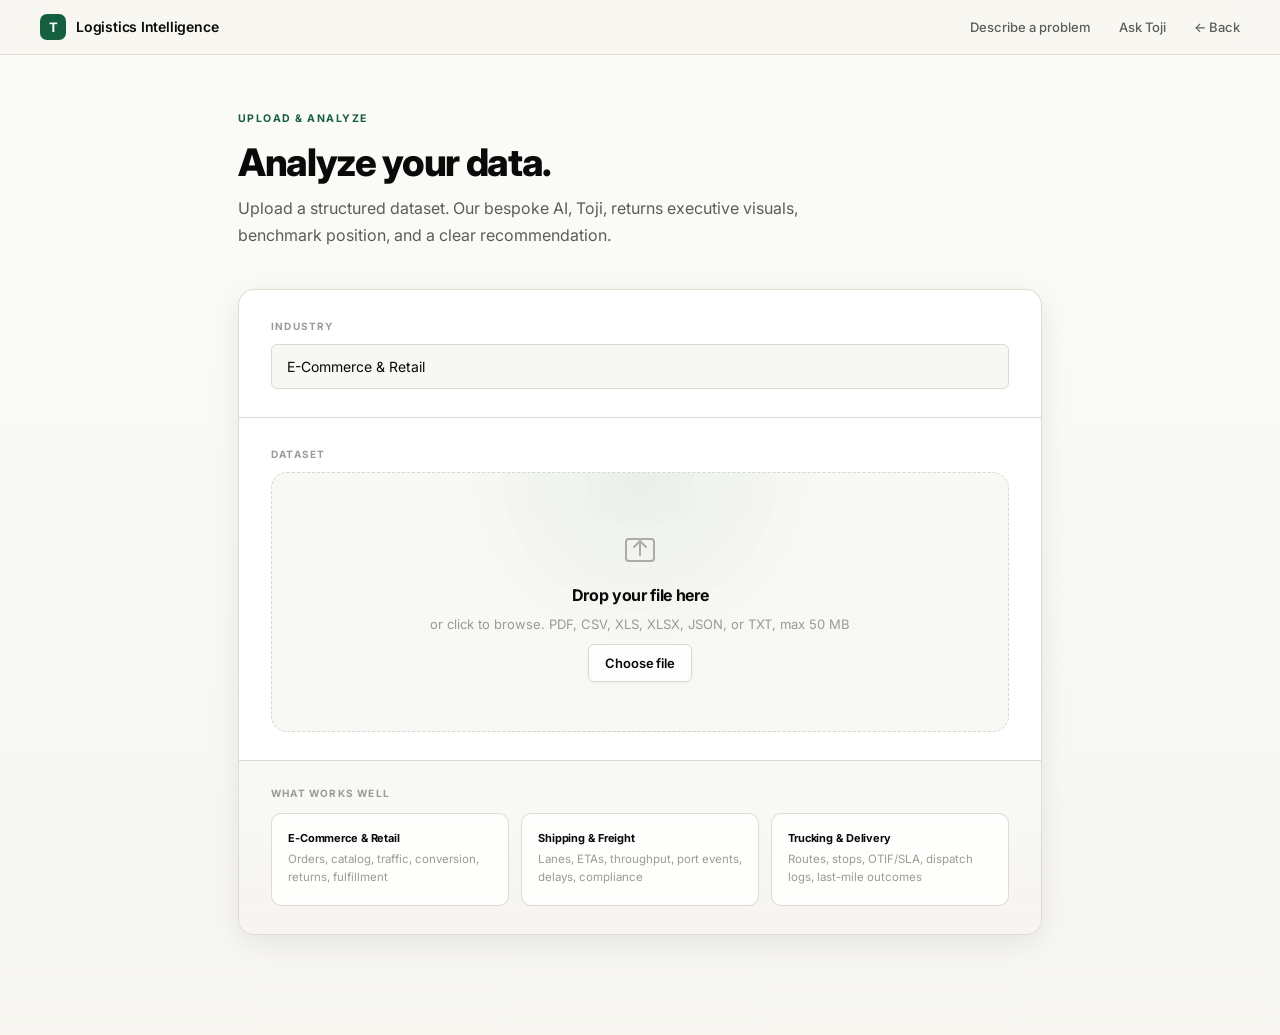
<file: frontend/upload.html>
<!DOCTYPE html>
<html lang="en">
<head>
    <meta charset="UTF-8">
    <meta name="viewport" content="width=device-width, initial-scale=1.0">
    <meta name="description" content="Upload your business data and start a focused analysis with Toji.">
    <link rel="icon" href="data:image/svg+xml,<svg xmlns='http://www.w3.org/2000/svg' viewBox='0 0 32 32'><rect width='32' height='32' rx='6' fill='%23155E40'/><text x='7' y='24' font-size='20' fill='white' font-weight='700'>T</text></svg>">
    <title>Upload Data - Logistics Intelligence</title>
    <link rel="stylesheet" href="shared.css">
    <style>
        * { font-family: 'Inter', -apple-system, BlinkMacSystemFont, 'Segoe UI', sans-serif; }

        main {
            max-width: 860px;
            margin: 56px auto 100px;
            padding: 0 28px;
        }

        .page-eyebrow {
            font-size: 10.5px;
            font-weight: 700;
            text-transform: uppercase;
            letter-spacing: 0.14em;
            color: var(--accent);
            margin-bottom: 14px;
        }

        h1 {
            font-size: 38px;
            font-weight: 800;
            letter-spacing: -0.035em;
            margin-bottom: 12px;
            color: var(--text-primary);
            line-height: 1.08;
        }

        .subtitle {
            font-size: 16px;
            color: var(--text-secondary);
            margin-bottom: 40px;
            max-width: 640px;
            line-height: 1.7;
        }

        /* ── Single form container ──────────────────────────── */
        .upload-form {
            background: linear-gradient(180deg, rgba(255,255,255,0.96), rgba(255,255,255,0.92));
            border: 1px solid rgba(222, 217, 207, 0.92);
            border-radius: var(--radius-lg);
            overflow: hidden;
            box-shadow: var(--shadow-lg);
        }

        .form-block {
            padding: 28px 32px;
        }

        .form-divider {
            height: 1px;
            background: var(--border);
        }

        .block-label {
            font-size: 10px;
            font-weight: 700;
            text-transform: uppercase;
            letter-spacing: 0.12em;
            color: var(--text-muted);
            margin-bottom: 10px;
        }

        /* ── Industry select ────────────────────────────────── */
        .industry-select {
            width: 100%;
            border: 1px solid var(--border);
            border-radius: var(--radius-sm);
            padding: 13px 15px;
            background: rgba(247,247,243,0.94);
            color: var(--text-primary);
            font-size: 14px;
            font-family: inherit;
            outline: none;
            transition: border-color 0.15s;
            -webkit-appearance: none;
        }

        .industry-select:focus { border-color: var(--accent); }

        .industry-custom {
            display: none;
            margin-top: 8px;
            width: 100%;
            border: 1px solid var(--border);
            border-radius: var(--radius-sm);
            padding: 13px 15px;
            background: rgba(247,247,243,0.94);
            color: var(--text-primary);
            font-size: 14px;
            font-family: inherit;
            outline: none;
            transition: border-color 0.15s;
            box-sizing: border-box;
        }

        .industry-custom:focus { border-color: var(--accent); }
        .industry-custom::placeholder { font-style: italic; }

        .industry-primer {
            display: none;
            margin-top: 10px;
            border: 1px solid var(--border);
            background: rgba(247,247,243,0.9);
            border-radius: var(--radius-md);
            padding: 14px 16px;
        }

        .industry-primer.active { display: block; }

        .industry-primer-label {
            font-size: 11px;
            color: var(--text-muted);
            margin-bottom: 7px;
            letter-spacing: -0.01em;
        }

        .industry-primer-chips {
            display: flex;
            gap: 6px;
            flex-wrap: wrap;
        }

        .suggest-chip {
            border: 1px solid var(--border);
            border-radius: 999px;
            padding: 6px 12px;
            font-size: 12px;
            color: var(--text-muted);
            background: var(--bg-card);
            cursor: pointer;
            font-family: inherit;
            transition: border-color 0.12s, color 0.12s;
            letter-spacing: -0.01em;
        }

        .suggest-chip:hover {
            border-color: var(--accent);
            color: var(--accent);
        }

        /* ── Drop zone ──────────────────────────────────────── */
        .upload-zone {
            display: block;
            border: 1.5px dashed rgba(21, 94, 64, 0.18);
            border-radius: var(--radius-lg);
            padding: 56px 28px;
            text-align: center;
            cursor: pointer;
            background:
                radial-gradient(circle at top center, rgba(21, 94, 64, 0.06), transparent 40%),
                rgba(247,247,243,0.86);
            transition: border-color 0.15s, background 0.15s, transform 0.15s ease, box-shadow 0.15s ease;
        }

        .upload-zone:hover, .upload-zone.dragover {
            border-color: var(--accent);
            background: color-mix(in srgb, var(--accent) 6%, rgba(247,247,243,0.92));
            box-shadow: var(--shadow-md);
        }

        .upload-icon {
            margin: 0 auto 14px;
            width: 40px;
            height: 40px;
            opacity: 0.3;
        }

        .upload-icon svg { width: 40px; height: 40px; }

        .upload-title {
            font-size: 16px;
            font-weight: 700;
            margin-bottom: 5px;
            color: var(--text-primary);
            letter-spacing: -0.02em;
        }

        .upload-description {
            font-size: 13px;
            color: var(--text-muted);
            margin-bottom: 16px;
        }

        .file-input {
            position: absolute;
            width: 1px;
            height: 1px;
            overflow: hidden;
            clip: rect(0, 0, 0, 0);
            white-space: nowrap;
            border: 0;
        }

        /* ── File info row ──────────────────────────────────── */
        .file-info {
            display: none;
            margin-top: 14px;
            padding: 14px 16px;
            background: rgba(247,247,243,0.92);
            border-radius: var(--radius-md);
            border: 1px solid var(--border);
            align-items: center;
            justify-content: space-between;
            gap: 12px;
        }

        .file-info.active { display: flex; }

        .file-meta { flex: 1; min-width: 0; }

        .file-name {
            font-weight: 600;
            font-size: 14px;
            color: var(--text-primary);
            letter-spacing: -0.01em;
            white-space: nowrap;
            overflow: hidden;
            text-overflow: ellipsis;
        }

        .file-details {
            font-size: 12px;
            color: var(--text-muted);
            margin-top: 2px;
        }

        .file-actions {
            display: flex;
            gap: 8px;
            flex-shrink: 0;
        }

        /* ── Progress ───────────────────────────────────────── */
        .progress {
            display: none;
            margin-top: 14px;
        }

        .progress.active { display: block; }

        .progress-bar {
            height: 8px;
            background: rgba(222, 217, 207, 0.9);
            border-radius: 999px;
            overflow: hidden;
        }

        .progress-fill {
            height: 100%;
            background: var(--accent);
            width: 0%;
            transition: width 0.4s;
        }

        .progress-text {
            font-size: 12px;
            color: var(--text-muted);
            margin-top: 6px;
        }

        /* ── Form footer (guidance) ─────────────────────────── */
        .form-footer {
            padding: 24px 32px 28px;
            background: linear-gradient(180deg, rgba(247,247,243,0.76), rgba(242,240,234,0.7));
        }

        .guidance-label {
            font-size: 10px;
            font-weight: 700;
            text-transform: uppercase;
            letter-spacing: 0.12em;
            color: var(--text-muted);
            margin-bottom: 12px;
        }

        .guidance-grid {
            display: grid;
            grid-template-columns: repeat(3, minmax(0, 1fr));
            gap: 12px;
        }

        .guidance-item {
            background: rgba(255,255,255,0.82);
            padding: 16px 16px 18px;
            border: 1px solid rgba(222, 217, 207, 0.92);
            border-radius: var(--radius-md);
        }

        .guidance-name {
            font-size: 11px;
            font-weight: 700;
            color: var(--text-primary);
            margin-bottom: 4px;
            letter-spacing: -0.01em;
        }

        .guidance-desc {
            font-size: 11.5px;
            color: var(--text-muted);
            line-height: 1.55;
        }

        @media (max-width: 680px) {
            .guidance-grid { grid-template-columns: 1fr; }
        }

        @media (max-width: 640px) {
            main {
                margin: 36px auto 64px;
                padding: 0 16px;
            }

            h1 { font-size: 28px; }

            .subtitle { font-size: 15px; }

            .form-block { padding: 18px 16px; }

            .form-footer { padding: 16px; }

            .upload-zone { padding: 32px 16px; }

            /* File info row: stack vertically */
            .file-info {
                flex-direction: column;
                align-items: flex-start;
            }

            .file-actions {
                width: 100%;
                flex-direction: column;
            }

            .file-actions .btn {
                width: 100%;
                min-height: 44px;
                justify-content: center;
            }

            .suggest-chip {
                min-height: 40px;
                display: inline-flex;
                align-items: center;
            }
        }
    </style>
</head>
<body>
    <header>
        <div class="header-content">
            <a href="index.html" class="logo">
                <div class="logo-icon">T</div>
                Logistics Intelligence
            </a>
            <nav>
                <a href="synthesis.html">Describe a problem</a>
                <a href="chat.html" target="_blank">Ask Toji</a>
                <a href="index.html" class="back-link">&larr; Back</a>
            </nav>
        </div>
    </header>

    <main>
        <p class="page-eyebrow">Upload &amp; Analyze</p>
        <h1>Analyze your data.</h1>
        <p class="subtitle">Upload a structured dataset. Our bespoke AI, Toji, returns executive visuals, benchmark position, and a clear recommendation.</p>

        <div class="upload-form">

            <!-- Industry block -->
            <div class="form-block">
                <div class="block-label">Industry</div>
                <select id="industrySelect" class="industry-select">
                    <option value="ecommerce">E-Commerce &amp; Retail</option>
                    <option value="shipping_freight">Shipping &amp; Freight</option>
                    <option value="trucking_delivery">Trucking &amp; Delivery</option>
                    <option value="__custom__">Other (Type Industry)</option>
                </select>
                <input
                    id="industryCustom"
                    class="industry-custom"
                    type="text"
                    placeholder="e.g., aviation, healthcare supply, manufacturing"
                />
                <div class="industry-primer" id="industryPrimer">
                    <div class="industry-primer-label">Try examples:</div>
                    <div class="industry-primer-chips" id="industryPrimerChips">
                        <button type="button" class="suggest-chip" onclick="applyIndustryPrimer('restaurant')">restaurant</button>
                        <button type="button" class="suggest-chip" onclick="applyIndustryPrimer('coffee shop')">coffee shop</button>
                        <button type="button" class="suggest-chip" onclick="applyIndustryPrimer('pharmacy')">pharmacy</button>
                        <button type="button" class="suggest-chip" onclick="applyIndustryPrimer('clinic')">clinic</button>
                        <button type="button" class="suggest-chip" onclick="applyIndustryPrimer('auto repair')">auto repair</button>
                        <button type="button" class="suggest-chip" onclick="applyIndustryPrimer('salon')">salon</button>
                        <button type="button" class="suggest-chip" onclick="applyIndustryPrimer('wholesale distributor')">wholesale distributor</button>
                        <button type="button" class="suggest-chip" onclick="applyIndustryPrimer('construction subcontractor')">construction subcontractor</button>
                    </div>
                </div>
            </div>

            <div class="form-divider"></div>

            <!-- Upload block -->
            <div class="form-block">
                <div class="block-label">Dataset</div>
                <label class="upload-zone" id="uploadZone" for="fileInput">
                    <div class="upload-icon">
                        <svg viewBox="0 0 40 40" fill="none" stroke="currentColor" stroke-width="2" stroke-linecap="round" stroke-linejoin="round">
                            <rect x="6" y="10" width="28" height="22" rx="3"/>
                            <path d="M14 18l6-6 6 6"/>
                            <path d="M20 12v14"/>
                        </svg>
                    </div>
                    <div class="upload-title">Drop your file here</div>
                    <p class="upload-description">or click to browse. PDF, CSV, XLS, XLSX, JSON, or TXT, max 50 MB</p>
                    <span class="btn" style="pointer-events: none;">Choose file</span>
                </label>
                <input type="file" id="fileInput" class="file-input" accept=".pdf,.csv,.xls,.xlsx,.json,.txt" />

                <div class="file-info" id="fileInfo">
                    <div class="file-meta">
                        <div class="file-name" id="fileName"></div>
                        <div class="file-details" id="fileDetails"></div>
                    </div>
                    <div class="file-actions">
                        <button class="btn" id="analyzeBtn" onclick="analyzeFile()">Analyze now &rarr;</button>
                        <button class="btn btn-secondary" onclick="clearFile()">Remove</button>
                    </div>
                </div>

                <div class="progress" id="progress">
                    <div class="progress-bar">
                        <div class="progress-fill" id="progressFill"></div>
                    </div>
                    <div class="progress-text" id="progressText">Initializing...</div>
                </div>

                <div class="error-message" id="errorMessage"></div>
            </div>

            <div class="form-divider"></div>

            <!-- Guidance footer -->
            <div class="form-footer">
                <div class="guidance-label">What works well</div>
                <div class="guidance-grid">
                    <div class="guidance-item">
                        <div class="guidance-name">E-Commerce &amp; Retail</div>
                        <div class="guidance-desc">Orders, catalog, traffic, conversion, returns, fulfillment</div>
                    </div>
                    <div class="guidance-item">
                        <div class="guidance-name">Shipping &amp; Freight</div>
                        <div class="guidance-desc">Lanes, ETAs, throughput, port events, delays, compliance</div>
                    </div>
                    <div class="guidance-item">
                        <div class="guidance-name">Trucking &amp; Delivery</div>
                        <div class="guidance-desc">Routes, stops, OTIF/SLA, dispatch logs, last-mile outcomes</div>
                    </div>
                </div>
            </div>

        </div>
    </main>

    <script src="shared.js"></script>
    <script>
        const uploadZone = document.getElementById('uploadZone');
        const fileInput = document.getElementById('fileInput');
        const fileInfo = document.getElementById('fileInfo');
        const progress = document.getElementById('progress');
        const industrySelectEl = document.getElementById('industrySelect');
        const industryCustomEl = document.getElementById('industryCustom');
        let currentFile = null;

        function resolveIndustrySelection() {
            const selected = String(industrySelectEl.value || '').trim();
            if (selected === '__custom__') {
                const customRaw = String(industryCustomEl.value || '').trim();
                if (!customRaw) {
                    throw new Error('Type an industry name before analysis.');
                }
                setSelectedIndustry('other_industry');
                return {
                    industryInput: customRaw,
                    normalizedIndustry: 'other_industry',
                    customIndustryName: customRaw
                };
            }
            const normalized = _normalizeIndustryValue(selected);
            setSelectedIndustry(normalized);
            return {
                industryInput: normalized,
                normalizedIndustry: normalized,
                customIndustryName: null
            };
        }

        function syncIndustryControls() {
            const selected = String(industrySelectEl.value || '').trim();
            const customMode = selected === '__custom__';
            const primer = document.getElementById('industryPrimer');
            industryCustomEl.style.display = customMode ? 'block' : 'none';
            if (primer) primer.classList.toggle('active', customMode);
            if (!customMode) {
                industryCustomEl.value = '';
            }
        }

        function applyIndustryPrimer(value) {
            industrySelectEl.value = '__custom__';
            industryCustomEl.value = String(value || '');
            syncIndustryControls();
            setSelectedIndustry('other_industry');
        }

        industrySelectEl.addEventListener('change', () => {
            syncIndustryControls();
            const selected = String(industrySelectEl.value || '').trim();
            if (selected !== '__custom__') {
                setSelectedIndustry(selected);
            }
        });
        industryCustomEl.addEventListener('blur', () => {
            if (String(industrySelectEl.value || '') !== '__custom__') return;
            const normalized = _normalizeIndustryValue(industryCustomEl.value);
            if (normalized) setSelectedIndustry(normalized);
        });

        function onDragOver(e) {
            e.preventDefault();
            uploadZone.classList.add('dragover');
        }

        function onDragLeave() {
            uploadZone.classList.remove('dragover');
        }

        function onDrop(e) {
            e.preventDefault();
            uploadZone.classList.remove('dragover');
            if (e.dataTransfer.files[0]) handleFile(e.dataTransfer.files[0]);
        }

        uploadZone.addEventListener('dragover', onDragOver);
        uploadZone.addEventListener('dragleave', onDragLeave);
        uploadZone.addEventListener('drop', onDrop);

        fileInput.addEventListener('change', (e) => {
            if (e.target.files[0]) handleFile(e.target.files[0]);
        });

        function handleFile(file) {
            const ext = file.name.split('.').pop().toLowerCase();
            if (!['pdf', 'csv', 'xls', 'xlsx', 'json', 'txt'].includes(ext)) {
                showError('Please upload a PDF, CSV, XLS, XLSX, JSON, or TXT file.');
                return;
            }
            // Client-side size limit (#6)
            if (file.size > MAX_UPLOAD_BYTES) {
                showError('File exceeds the 50 MB size limit. Please upload a smaller file.');
                return;
            }

            currentFile = file;
            document.getElementById('fileName').textContent = file.name;
            document.getElementById('fileDetails').textContent = `${(file.size / 1024).toFixed(2)} KB`;
            fileInfo.classList.add('active');
            document.getElementById('errorMessage').classList.remove('show');
        }

        function clearFile() {
            currentFile = null;
            fileInput.value = '';
            fileInfo.classList.remove('active');
            progress.classList.remove('active');
            document.getElementById('errorMessage').classList.remove('show');
        }

        function showError(msg) {
            const err = document.getElementById('errorMessage');
            // Use textContent to prevent XSS (#9)
            err.textContent = '';
            const strong = document.createElement('strong');
            strong.textContent = 'Analysis Failed';
            strong.style.display = 'block';
            strong.style.marginBottom = '4px';
            err.appendChild(strong);
            err.appendChild(document.createTextNode(msg));
            err.classList.add('show');
        }

        async function analyzeFile() {
            if (!currentFile) return;

            document.getElementById('analyzeBtn').disabled = true;
            document.getElementById('analyzeBtn').textContent = 'Analyzing...';
            progress.classList.add('active');
            document.getElementById('errorMessage').classList.remove('show');

            const formData = new FormData();
            formData.append('file', currentFile);

            try {
                await ensureSession();
                const uploadRes = await fetch(`${API_BASE}/intake/upload`, {
                    method: 'POST',
                    body: formData
                });
                const uploadJson = await uploadRes.json();
                if (!uploadRes.ok) {
                    throw new Error(extractError(uploadJson, 'Upload failed'));
                }

                const selection = resolveIndustrySelection();
                const tellUsRes = await fetch(`${API_BASE}/intake/tell-us`, {
                    method: 'POST',
                    headers: { 'Content-Type': 'application/json' },
                    body: JSON.stringify({
                        industry: selection.industryInput,
                        problem_statement: 'I uploaded a dataset and want Toji to analyze it immediately, show me the dashboard first, then ask me 10 follow-up questions one by one to sharpen the analysis.',
                        context: {
                            entrypoint: 'upload',
                            post_dashboard_intake_required: true,
                            upload_artifact_uri: uploadJson.artifact_uri,
                            upload_schema: uploadJson.upload_schema || null,
                            custom_industry_name: selection.customIndustryName,
                            file_name: currentFile.name,
                        }
                    })
                });
                const tellUsJson = await tellUsRes.json();
                if (!tellUsRes.ok) {
                    throw new Error(extractError(tellUsJson, 'Tell-Us initialization failed'));
                }

                sessionStorage.setItem('upload_artifact_uri', uploadJson.artifact_uri);
                sessionStorage.setItem('selectedIndustry', selection.normalizedIndustry || 'other_industry');
                if (selection.customIndustryName) {
                    sessionStorage.setItem('customIndustryName', selection.customIndustryName);
                } else {
                    sessionStorage.removeItem('customIndustryName');
                }
                document.querySelector('.progress-fill').style.width = '35%';
                document.querySelector('.progress-text').textContent = 'Upload received. Building your dashboard...';

                const predictRes = await fetch(`${API_BASE}/run/predict`, {
                    method: 'POST',
                    headers: { 'Content-Type': 'application/json' },
                    body: JSON.stringify({
                        industry: selection.industryInput,
                        artifact_uri: uploadJson.artifact_uri
                    })
                });
                const predictJson = await predictRes.json();
                if (!predictRes.ok) {
                    throw new Error(extractError(predictJson, 'Analysis failed'));
                }

                const report = await waitForReport(predictJson.task_id, {
                    onProgress(status) {
                        const pct = Math.round(35 + (Math.max(0, Math.min(1, Number(status.progress) || 0)) * 65));
                        document.querySelector('.progress-fill').style.width = `${pct}%`;
                        const state = String(status.state || '').toLowerCase();
                        if (state.includes('analysis') || state.includes('dashboard')) {
                            document.querySelector('.progress-text').textContent = 'Generating visuals and validating charts...';
                        } else if (state.includes('report')) {
                            document.querySelector('.progress-text').textContent = 'Preparing dashboard...';
                        } else {
                            document.querySelector('.progress-text').textContent = 'Analyzing your dataset...';
                        }
                    }
                });

                sessionStorage.setItem('analysisResults', JSON.stringify({ report_id: report.report_id, report }));
                document.querySelector('.progress-fill').style.width = '100%';
                document.querySelector('.progress-text').textContent = 'Dashboard ready. Opening now...';
                window.location.href = `dashboard.html?report_id=${encodeURIComponent(report.report_id)}`;

            } catch (error) {
                showError(error.message);
                document.getElementById('analyzeBtn').disabled = false;
                document.getElementById('analyzeBtn').textContent = 'Analyze now \u2192';
                progress.classList.remove('active');
            }
        }

        initTheme();
        const initial = getSelectedIndustry();
        if (isKnownIndustry(initial)) {
            industrySelectEl.value = initial;
        } else {
            industrySelectEl.value = '__custom__';
            industryCustomEl.value = initial.replace(/_/g, ' ');
        }
        syncIndustryControls();
        setSelectedIndustry(initial);
    </script>
</body>
</html>
</file>
<file: frontend/shared.css>
@import url('https://fonts.googleapis.com/css2?family=Inter:ital,wght@0,300;0,400;0,500;0,600;0,700;0,800;1,400&display=swap');

/* ══════════════════════════════════════════════════════
   Logistics Intelligence: Executive Design System
   Warm neutral · Forest green · Institutional authority
   ══════════════════════════════════════════════════════ */

:root {
    --bg-primary:     #F7F6F1;
    --bg-secondary:   #F2F0EA;
    --bg-card:        #FFFFFF;
    --text-primary:   #0A0A0A;
    --text-secondary: #5C5C5A;
    --text-muted:     #9A9A97;
    --border:         #DED9CF;
    --accent:         #155E40;
    --accent-text:    #FFFFFF;
    --accent-2:       #0E7A4F;
    --accent-3:       #92400E;
    --error:          #B91C1C;
    --success:        #15803D;
    --warning:        #A16207;

    /* Radius scale */
    --radius-sm:  6px;
    --radius-md:  10px;
    --radius-lg:  16px;

    /* Shadow scale */
    --shadow-sm:  0 1px 3px rgba(10, 10, 10, 0.06);
    --shadow-md:  0 4px 16px rgba(10, 10, 10, 0.06);
    --shadow-lg:  0 8px 30px rgba(10, 10, 10, 0.08);

    --ring:       0 0 0 3px rgba(21, 94, 64, 0.12);
}

/* Dark mode removed — product ships in light mode only */

/* ── Reset ─────────────────────────────────────────── */
*, *::before, *::after {
    margin: 0;
    padding: 0;
    box-sizing: border-box;
}

html {
    -webkit-font-smoothing: antialiased;
    -moz-osx-font-smoothing: grayscale;
    text-rendering: optimizeLegibility;
}

body {
    font-family: 'Inter', -apple-system, BlinkMacSystemFont, 'Segoe UI', sans-serif;
    font-size: 15px;
    line-height: 1.6;
    background: linear-gradient(180deg, #FBFBF8 0%, var(--bg-primary) 100%);
    color: var(--text-primary);
    overflow-x: hidden;
}

::selection {
    background: rgba(21, 94, 64, 0.14);
    color: var(--text-primary);
}

h1, h2, h3, h4, h5, h6 {
    font-family: 'Inter', -apple-system, BlinkMacSystemFont, 'Segoe UI', sans-serif;
    line-height: 1.1;
    letter-spacing: -0.025em;
}

/* ── Header ────────────────────────────────────────── */
header {
    position: sticky;
    top: 0;
    z-index: 100;
    padding: 14px 0;
    background: rgba(247, 246, 241, 0.82);
    border-bottom: 1px solid rgba(222, 217, 207, 0.9);
    backdrop-filter: blur(16px);
    -webkit-backdrop-filter: blur(16px);
}

.header-content {
    max-width: 1440px;
    margin: 0 auto;
    padding: 0 40px;
    display: flex;
    justify-content: space-between;
    align-items: center;
    gap: 16px;
}

.logo {
    display: flex;
    align-items: center;
    gap: 10px;
    font-size: 14px;
    font-weight: 600;
    color: var(--text-primary);
    text-decoration: none;
    letter-spacing: -0.015em;
}

.logo-icon {
    width: 26px;
    height: 26px;
    background: var(--accent);
    border-radius: 7px;
    display: flex;
    align-items: center;
    justify-content: center;
    color: #fff;
    font-weight: 700;
    font-size: 13px;
    flex-shrink: 0;
}

/* ── Nav ───────────────────────────────────────────── */
nav {
    display: flex;
    gap: 28px;
    align-items: center;
    flex-wrap: wrap;
}

nav a {
    color: var(--text-secondary);
    text-decoration: none;
    font-size: 13px;
    font-weight: 500;
    transition: color 0.15s;
}

nav a:hover { color: var(--text-primary); }

.nav-btn {
    background: var(--accent);
    color: #fff;
    padding: 9px 18px;
    border-radius: var(--radius-sm);
    font-size: 13px;
    font-weight: 600;
    text-decoration: none;
    letter-spacing: -0.01em;
    transition: opacity 0.15s;
    font-family: inherit;
}

.nav-btn:hover { opacity: 0.9; color: #fff; }

/* ── Shared Buttons ────────────────────────────────── */
.back-link {
    color: var(--text-secondary);
    text-decoration: none;
    font-size: 13px;
    font-weight: 500;
    transition: color 0.15s;
}

.back-link:hover { color: var(--text-primary); }

.btn {
    padding: 10px 16px;
    border-radius: var(--radius-sm);
    font-size: 13px;
    font-weight: 600;
    border: 1px solid var(--border);
    cursor: pointer;
    background: rgba(255,255,255,0.84);
    color: var(--text-primary);
    font-family: inherit;
    letter-spacing: -0.01em;
    transition: border-color 0.15s, box-shadow 0.15s, background-color 0.15s;
    box-shadow: var(--shadow-sm);
}

.btn:hover { border-color: var(--text-muted); box-shadow: var(--shadow-md); }
.btn:disabled { opacity: 0.38; cursor: not-allowed; }

.btn-primary {
    background: var(--accent);
    color: #fff;
    padding: 11px 22px;
    border-radius: var(--radius-sm);
    font-size: 13px;
    font-weight: 600;
    text-decoration: none;
    display: inline-flex;
    align-items: center;
    gap: 7px;
    border: 1px solid transparent;
    cursor: pointer;
    font-family: inherit;
    letter-spacing: -0.01em;
    transition: opacity 0.15s, box-shadow 0.15s;
    box-shadow: var(--shadow-sm);
}

.btn-primary:hover { opacity: 0.9; box-shadow: var(--shadow-md); }
.btn-primary:disabled { opacity: 0.38; cursor: not-allowed; }

.btn-secondary {
    background: rgba(255,255,255,0.72);
    color: var(--text-primary);
    padding: 11px 22px;
    border-radius: var(--radius-sm);
    font-size: 13px;
    font-weight: 600;
    text-decoration: none;
    display: inline-flex;
    align-items: center;
    gap: 7px;
    border: 1px solid var(--border);
    cursor: pointer;
    font-family: inherit;
    letter-spacing: -0.01em;
    transition: border-color 0.15s, background-color 0.15s, box-shadow 0.15s;
    box-shadow: var(--shadow-sm);
}

.btn-secondary:hover { border-color: var(--text-secondary); background: rgba(255,255,255,0.9); box-shadow: var(--shadow-md); }

/* ── Focus visible ─────────────────────────────────── */
.btn:focus-visible,
.btn-primary:focus-visible,
.btn-secondary:focus-visible,
.nav-btn:focus-visible {
    outline: none;
    box-shadow: var(--ring);
}

/* ── Spinner ───────────────────────────────────────── */
.spinner {
    display: inline-block;
    width: 16px;
    height: 16px;
    border: 1.5px solid var(--border);
    border-top-color: var(--accent);
    border-radius: 50%;
    animation: spin 0.7s linear infinite;
}

@keyframes spin { to { transform: rotate(360deg); } }

/* ── Error ─────────────────────────────────────────── */
.error-message {
    color: var(--error);
    font-size: 13px;
    margin-top: 12px;
    padding: 11px 14px;
    background: color-mix(in srgb, var(--error) 5%, transparent);
    border-radius: var(--radius-sm);
    display: none;
    border: 1px solid color-mix(in srgb, var(--error) 15%, transparent);
}

.error-message.show { display: block; }

/* ── LLM Runtime pill ──────────────────────────────── */
.llm-runtime {
    display: inline-flex;
    align-items: center;
    gap: 6px;
    font-size: 11px;
    color: var(--text-muted);
    margin-bottom: 20px;
    border: 1px solid var(--border);
    background: rgba(255,255,255,0.72);
    padding: 5px 10px;
    border-radius: var(--radius-sm);
    letter-spacing: 0.02em;
    font-weight: 500;
    text-transform: uppercase;
}

.llm-dot {
    width: 6px;
    height: 6px;
    border-radius: 50%;
    background: var(--success);
}

input,
select,
textarea {
    border-radius: var(--radius-sm);
}

input:focus,
select:focus,
textarea:focus {
    box-shadow: var(--ring);
}

/* ── Page enter animation ──────────────────────────── */
@keyframes pageIn {
    from { opacity: 0; transform: translateY(6px); }
    to   { opacity: 1; transform: translateY(0); }
}

main {
    animation: pageIn 0.3s ease both;
}

/* ── Mobile Responsive ──────────────────────────────── */
@media (max-width: 640px) {
    /* Header */
    .header-content {
        padding: 0 16px;
        gap: 10px;
    }

    /* Nav: collapse middle links, keep only CTA + back */
    nav {
        gap: 12px;
    }

    nav a:not(.nav-btn):not(.back-link) {
        display: none;
    }

    /* Touch targets — WCAG 44px minimum */
    .btn,
    .btn-primary,
    .btn-secondary,
    .nav-btn {
        min-height: 44px;
        display: inline-flex;
        align-items: center;
        justify-content: center;
    }

    .btn {
        padding: 10px 14px;
    }

    .btn-primary,
    .btn-secondary {
        padding: 10px 18px;
    }
}
</file>
